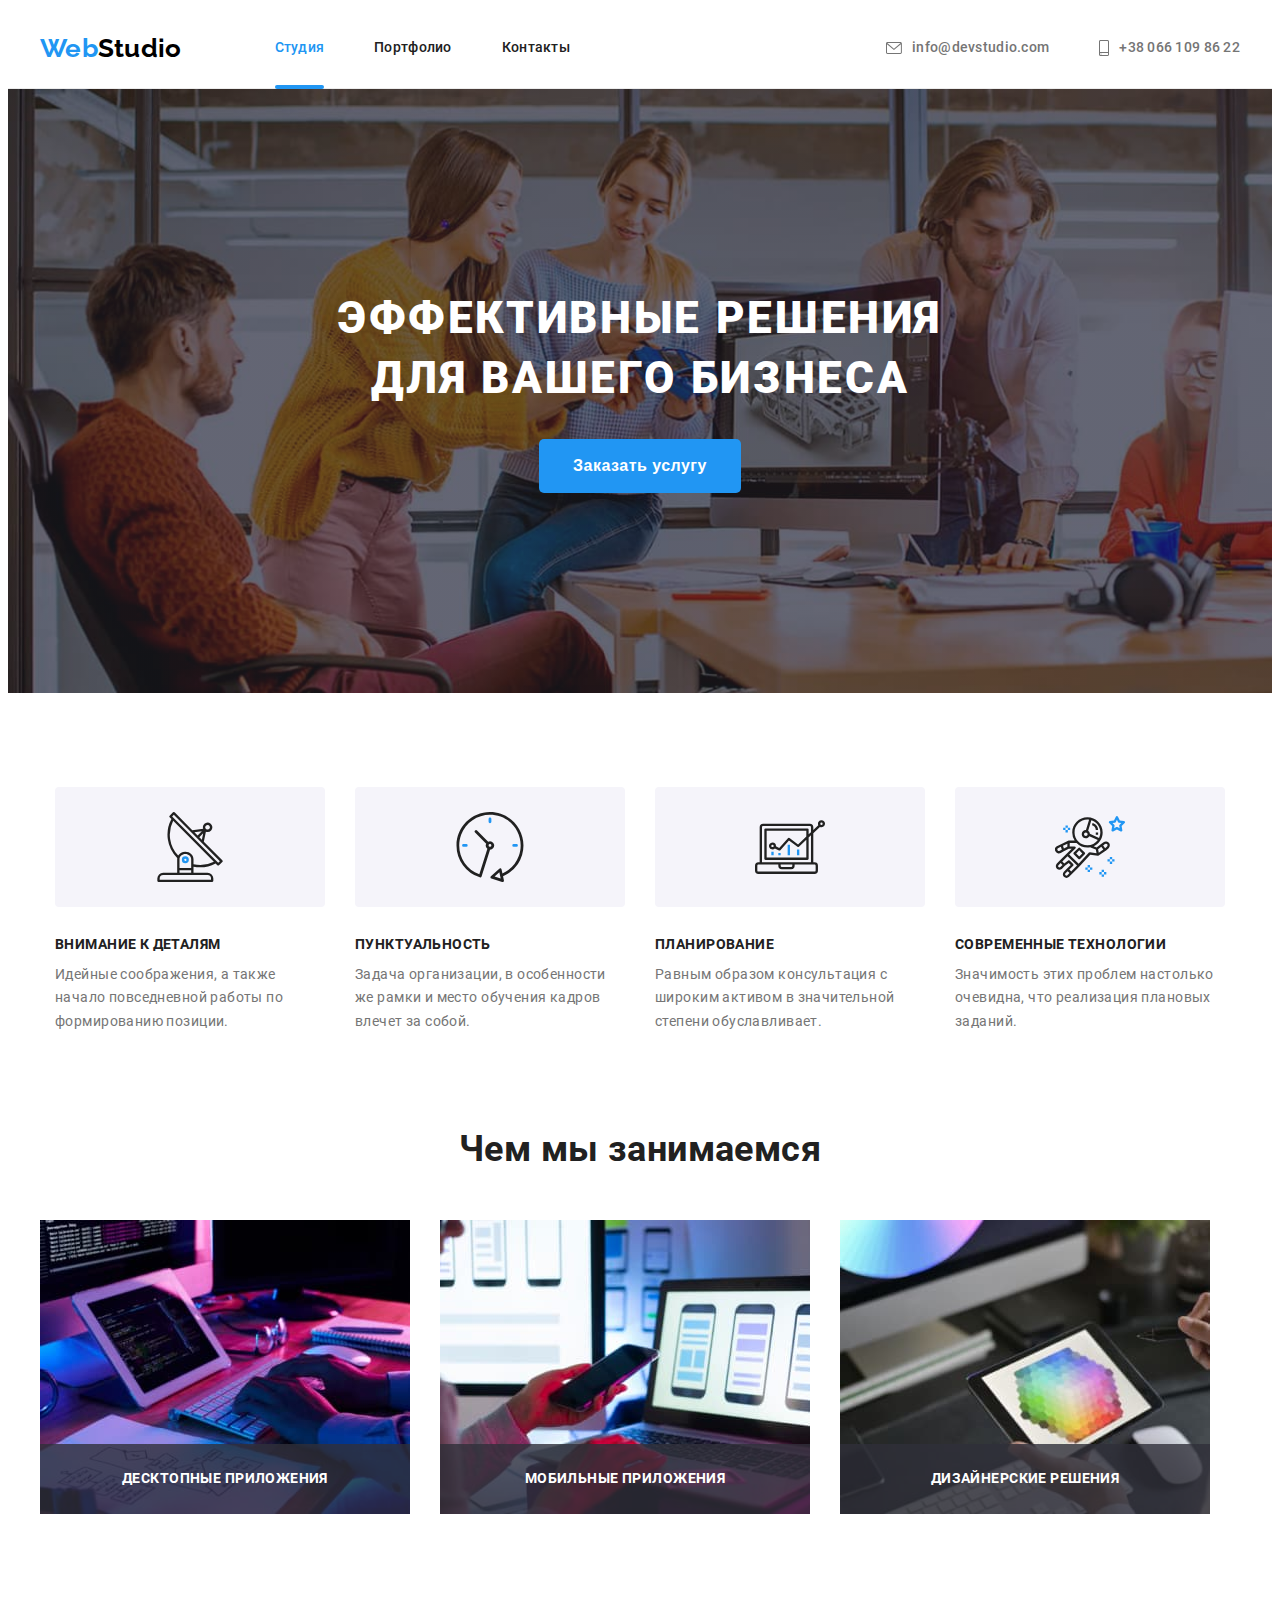
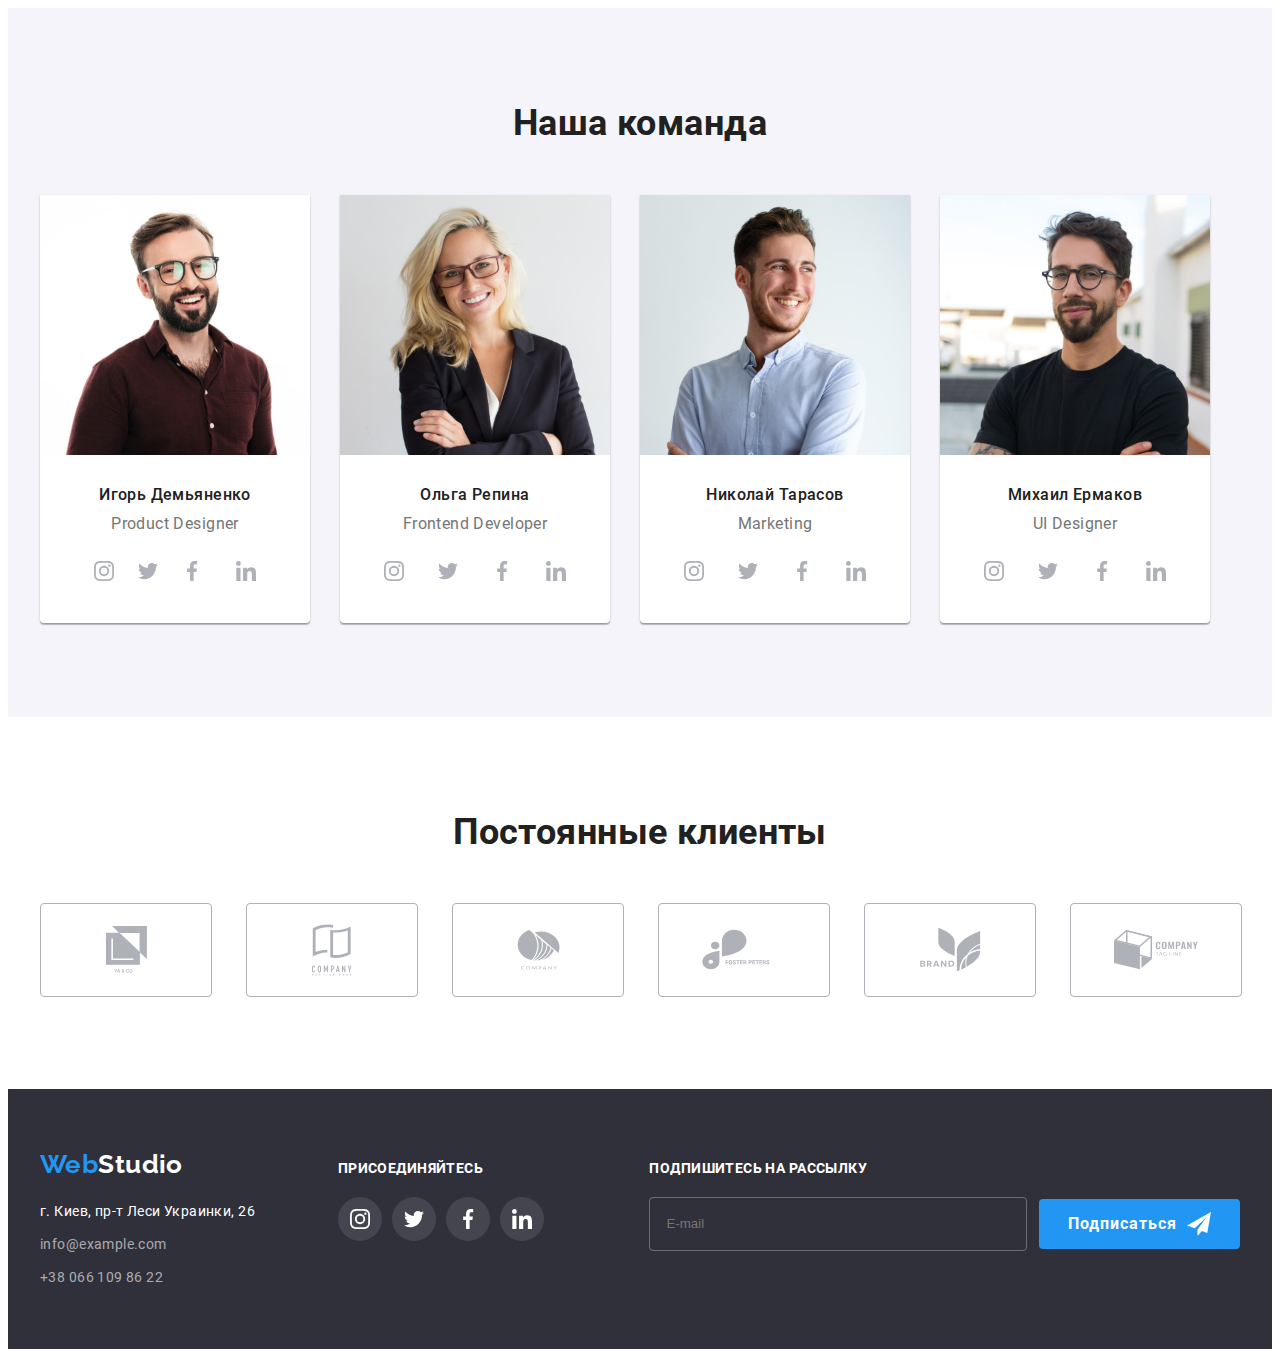
<file: index.html>
<!DOCTYPE html>
<html lang="ru">
  <head>
    <meta charset="UTF-8" />
    <meta http-equiv="X-UA-Compatible" content="IE=edge" />
    <meta name="viewport" content="width=device-width, initial-scale=1.0" />
    <title>Студия</title>

    <link rel="preconnect" href="https://fonts.googleapis.com" />
    <link rel="preconnect" href="https://fonts.gstatic.com" crossorigin />
    <link
      href="https://fonts.googleapis.com/css2?family=Raleway:wght@700&family=Roboto:wght@400;500;700;900&display=swap"
      rel="stylesheet"
    />
    <link
      rel="stylesheet"
      href="https://cdnjs.cloudflare.com/ajax/libs/modern-normalize/1.1.0/modern-normalize.min.css"
      integrity="sha512-wpPYUAdjBVSE4KJnH1VR1HeZfpl1ub8YT/NKx4PuQ5NmX2tKuGu6U/JRp5y+Y8XG2tV+wKQpNHVUX03MfMFn9Q=="
      crossorigin="anonymous"
      referrerpolicy="no-referrer"
    />
    <link rel="stylesheet" href="./css/main.min.css" />
  </head>
  <body>
    <!-- Шапка сайта -->
    <header class="page-header">
      <div class="nav-menu container">
        <nav class="nav-menu__main-menu">
          <a href="./index.html" class="logo"> <span class="logo--title">Web</span>Studio</a>
          <ul class="site-nav">
            <li class="site-nav__item">
              <a href="./index.html" class="site-nav__link site-nav__link--current">Студия</a>
            </li>
            <li class="site-nav__item">
              <a href="./portfolio.html" class="site-nav__link">Портфолио</a>
            </li>
            <li class="site-nav__item"><a href="" class="site-nav__link">Контакты</a></li>
          </ul>
        </nav>
        <div class="nav-menu__contact-menu">
          <ul class="contacts">
            <li class="contacts__item">
              <a href="mailto:info@devstudio.com" class="contacts__link">
                <svg class="contacts__icon" height="12" width="16">
                  <use href="./images/icons.svg#icon-envelope"></use>
                </svg>
                info@devstudio.com
              </a>
            </li>
            <li class="contacts__item">
              <a href="tel:+380661098622" class="contacts__link">
                <svg class="contacts__icon" height="16" width="10">
                  <use href="./images/icons.svg#icon-smartphone"></use>
                </svg>
                +38 066 109 86 22
              </a>
            </li>
          </ul>
        </div>
      </div>
    </header>
    <main>
      <!-- Герой -->
      <section class="hero">
        <div class="container">
          <h1 class="hero__title">Эффективные решения для вашего бизнеса</h1>
          <button type="button" class="button hero__button-order" data-modal-open>
            Заказать услугу
          </button>
        </div>
      </section>
      <!-- Особености -->
      <section class="section">
        <div class="container">
          <h2 class="headline visually-hidden">Особености</h2>
          <ul class="list features">
            <li class="features__element">
              <div class="features__icon">
                <svg height="70" width="70">
                  <use href="./images/icons.svg#icon-antenna"></use>
                </svg>
              </div>
              <h3 class="features__title">Внимание к деталям</h3>
              <p class="features__text">
                Идейные соображения, а также начало повседневной работы по формированию позиции.
              </p>
            </li>
            <li class="features__element">
              <div class="features__icon">
                <svg height="70" width="70">
                  <use href="./images/icons.svg#icon-clock"></use>
                </svg>
              </div>
              <h3 class="features__title">Пунктуальность</h3>
              <p class="features__text">
                Задача организации, в особенности же рамки и место обучения кадров влечет за собой.
              </p>
            </li>
            <li class="features__element">
              <div class="features__icon">
                <svg height="70" width="70">
                  <use href="./images/icons.svg#icon-diagram"></use>
                </svg>
              </div>
              <h3 class="features__title">Планирование</h3>
              <p class="features__text">
                Равным образом консультация с широким активом в значительной степени обуславливает.
              </p>
            </li>
            <li class="features__element">
              <div class="features__icon">
                <svg height="70" width="70">
                  <use href="./images/icons.svg#icon-astronaut"></use>
                </svg>
              </div>
              <h3 class="features__title">Современные технологии</h3>
              <p class="features__text">
                Значимость этих проблем настолько очевидна, что реализация плановых заданий.
              </p>
            </li>
          </ul>
        </div>
      </section>

      <section class="jobs-section">
        <div class="container">
          <h2 class="headline">Чем мы занимаемся</h2>
          <ul class="list jobs">
            <li class="jobs__example">
              <div class="jobs__item">
                <img src="./images/box1.jpg" alt="планшет и клавиатура" />
                <div class="jobs__action">
                  <p class="jobs__text">Десктопные приложения</p>
                </div>
              </div>
            </li>
            <li class="jobs__example">
              <div class="jobs__item">
                <img src="./images/box2.jpg" alt="мобильный телефон" />
                <div class="jobs__action">
                  <p class="jobs__text">Мобильные приложения</p>
                </div>
              </div>
            </li>
            <li class="jobs__example">
              <div class="jobs__item">
                <img src="./images/box3.jpg" alt="графический планшет" />
                <div class="jobs__action">
                  <p class="jobs__text">Дизайнерские решения</p>
                </div>
              </div>
            </li>
          </ul>
        </div>
      </section>

      <section class="team section">
        <div class="container">
          <h2 class="team__headline">Наша команда</h2>
          <ul class="list team__teammates">
            <li class="team__cards">
              <img
                src="./images/person1.jpg"
                alt="фото Игоря Демьяненок"
                width="270"
                height="260"
              />
              <div class="team__info">
                <h3 class="team__name">Игорь Демьяненко</h3>
                <p lang="en" class="team__position">Product Designer</p>
                <ul class="list social-bar">
                  <li class="social-bar">
                    <a class="social-bar__item" href="#"
                      ><svg height="20" width="20">
                        <use href="./images/icons.svg#icon-instagram"></use>
                      </svg>
                    </a>
                  </li>
                  <li class="social-bar">
                    <a class="social-bar__item" href="#"
                      ><svg height="20" width="20">
                        <use href="./images/icons.svg#icon-twitter"></use>
                      </svg>
                    </a>
                  </li>
                  <li class="social-bar__link">
                    <a class="social-bar__item" href="#"
                      ><svg height="20" width="20">
                        <use href="./images/icons.svg#icon-facebook"></use>
                      </svg>
                    </a>
                  </li>
                  <li class="social-bar__link">
                    <a class="social-bar__item" href="#"
                      ><svg height="20" width="20">
                        <use href="./images/icons.svg#icon-linkedin"></use>
                      </svg>
                    </a>
                  </li>
                </ul>
              </div>
            </li>
            <li class="team__cards">
              <img src="./images/person2.jpg" alt="фото Ольги Репиной" width="270" height="260" />
              <div class="team__info">
                <h3 class="team__name">Ольга Репина</h3>
                <p lang="en" class="team__position">Frontend Developer</p>
                <ul class="list social-bar">
                  <li class="social-bar__link">
                    <a class="social-bar__item" href="#"
                      ><svg height="20" width="20">
                        <use href="./images/icons.svg#icon-instagram"></use>
                      </svg>
                    </a>
                  </li>
                  <li class="social-bar__link">
                    <a class="social-bar__item" href="#"
                      ><svg height="20" width="20">
                        <use href="./images/icons.svg#icon-twitter"></use>
                      </svg>
                    </a>
                  </li>
                  <li class="social-bar__link">
                    <a class="social-bar__item" href="#"
                      ><svg height="20" width="20">
                        <use href="./images/icons.svg#icon-facebook"></use>
                      </svg>
                    </a>
                  </li>
                  <li class="social-bar__link">
                    <a class="social-bar__item" href="#"
                      ><svg height="20" width="20">
                        <use href="./images/icons.svg#icon-linkedin"></use>
                      </svg>
                    </a>
                  </li>
                </ul>
              </div>
            </li>
            <li class="team__cards">
              <img
                src="./images/person3.jpg"
                alt="фото Николая Тарасова"
                width="270"
                height="260"
              />
              <div class="team__info">
                <h3 class="team__name">Николай Тарасов</h3>
                <p lang="en" class="team__position">Marketing</p>
                <ul class="list social-bar">
                  <li class="social-bar__link">
                    <a class="social-bar__item" href="#"
                      ><svg height="20" width="20">
                        <use href="./images/icons.svg#icon-instagram"></use>
                      </svg>
                    </a>
                  </li>
                  <li class="social-bar__link">
                    <a class="social-bar__item" href="#"
                      ><svg height="20" width="20">
                        <use href="./images/icons.svg#icon-twitter"></use>
                      </svg>
                    </a>
                  </li>
                  <li class="social-bar__link">
                    <a class="social-bar__item" href="#"
                      ><svg height="20" width="20">
                        <use href="./images/icons.svg#icon-facebook"></use>
                      </svg>
                    </a>
                  </li>
                  <li class="social-bar__link">
                    <a class="social-bar__item" href="#"
                      ><svg height="20" width="20">
                        <use href="./images/icons.svg#icon-linkedin"></use>
                      </svg>
                    </a>
                  </li>
                </ul>
              </div>
            </li>
            <li class="team__cards">
              <img
                src="./images/person4.jpg"
                alt="фото Михаила Ермакова"
                width="270"
                height="260"
              />
              <div class="team__info">
                <h3 class="team__name">Михаил Ермаков</h3>
                <p lang="en" class="team__position">UI Designer</p>
                <ul class="list social-bar">
                  <li class="social-bar__link">
                    <a class="social-bar__item" href="#"
                      ><svg height="20" width="20">
                        <use href="./images/icons.svg#icon-instagram"></use>
                      </svg>
                    </a>
                  </li>
                  <li class="social-bar__link">
                    <a class="social-bar__item" href="#"
                      ><svg height="20" width="20">
                        <use href="./images/icons.svg#icon-twitter"></use>
                      </svg>
                    </a>
                  </li>
                  <li class="social-bar__link">
                    <a class="social-bar__item" href="#"
                      ><svg height="20" width="20">
                        <use href="./images/icons.svg#icon-facebook"></use>
                      </svg>
                    </a>
                  </li>
                  <li class="social-bar__link">
                    <a class="social-bar__item" href="#"
                      ><svg height="20" width="20">
                        <use href="./images/icons.svg#icon-linkedin"></use>
                      </svg>
                    </a>
                  </li>
                </ul>
              </div>
            </li>
          </ul>
        </div>
      </section>
      <section class="section">
        <div class="container">
          <h2 class="headline">Постоянные клиенты</h2>
          <ul class="list clients">
            <li class="clients__partners">
              <a class="clients__company-logo" href="#"
                ><svg width="41" height="47">
                  <use href="./images/icons.svg#icon-logo-yaco"></use>
                </svg>
              </a>
            </li>
            <li class="clients__partners">
              <a class="clients__company-logo" href="#"
                ><svg width="40" height="52">
                  <use href="./images/icons.svg#icon-logo-tagline"></use>
                </svg>
              </a>
            </li>
            <li class="clients__partners">
              <a class="clients__company-logo" href="#"
                ><svg width="43" height="41">
                  <use href="./images/icons.svg#icon-logo-company"></use>
                </svg>
              </a>
            </li>
            <li class="clients__partners">
              <a class="clients__company-logo" href="#"
                ><svg width="84" height="41">
                  <use href="./images/icons.svg#icon-logo-foster"></use>
                </svg>
              </a>
            </li>
            <li class="clients__partners">
              <a class="clients__company-logo" href="#"
                ><svg width="63" height="45">
                  <use href="./images/icons.svg#icon-logo-brand"></use>
                </svg>
              </a>
            </li>
            <li class="clients__partners">
              <a class="clients__company-logo" href="#"
                ><svg width="84" height="41">
                  <use href="./images/icons.svg#icon-logo-comtag"></use>
                </svg>
              </a>
            </li>
          </ul>
        </div>
      </section>
    </main>

    <footer class="page-footer">
      <div class="container page-footer__container">
        <div>
          <a href="./index.html" class="page-footer__logo-title">
            <span class="page-footer__logo bottom">Web</span>Studio</a
          >
          <address>
            <ul class="list page-footer__contact">
              <li class="page-footer__address">
                <a
                  href="https://goo.gl/maps/bymyzsBZVKp1gUPQ6"
                  target="_blank"
                  rel="noopener noreferrer"
                  class="page-footer__location"
                  >г. Киев, пр-т Леси Украинки, 26</a
                >
              </li>
              <li class="page-footer__address">
                <a href="mailto:info@example.com" class="page-footer__link">info@example.com</a>
              </li>
              <li class="page-footer__address">
                <a href="tel:+380661098622" class="page-footer__link">+38 066 109 86 22</a>
              </li>
            </ul>
          </address>
        </div>
        <div class="join-us-section">
          <p class="join-us-section__text">присоединяйтесь</p>
          <ul class="list join-us-list">
            <li class="join-us-list__link">
              <a class="join-us-list__item" href="#"
                ><svg height="20" width="20">
                  <use href="./images/icons.svg#icon-instagram"></use>
                </svg>
              </a>
            </li>
            <li class="join-us-list__link">
              <a class="join-us-list__item" href="#"
                ><svg height="20" width="20">
                  <use href="./images/icons.svg#icon-twitter"></use>
                </svg>
              </a>
            </li>
            <li class="join-us-list__link">
              <a class="join-us-list__item" href="#"
                ><svg height="20" width="20">
                  <use href="./images/icons.svg#icon-facebook"></use>
                </svg>
              </a>
            </li>
            <li class="join-us-list__link">
              <a class="join-us-list__item" href="#"
                ><svg height="20" width="20">
                  <use href="./images/icons.svg#icon-linkedin"></use>
                </svg>
              </a>
            </li>
          </ul>
        </div>
        <div class="subscribe-section">
          <p class="subscribe-section__text">Подпишитесь на рассылку</p>

          <form class="subscribe-form">
            <label>
              <input type="email" class="subscribe-form__input" name="email" placeholder="E-mail" />
            </label>
            <button type="submit" class="subscribe-form__button">
              Подписаться
              <svg height="24" width="24" class="subscribe-form__send-icon">
                <use href="./images/icons.svg#icon-send"></use>
              </svg>
            </button>
          </form>
        </div>
      </div>
    </footer>
    <div class="backdrop is-hidden" data-modal>
      <div class="modal">
        <div class="modal__close-btn">
          <button class="modal__item" data-modal-close>
            <svg height="20" width="20">
              <use href="./images/icons.svg#icon-close-black"></use>
            </svg>
          </button>
        </div>
        <div class="modal__container">
          <h2 class="modal__headline">Оставьте свои данные, мы вам перезвоним</h2>
          <form class="modal-form">
            <label class="modal-form__label"
              >Имя
              <input type="text" class="modal-form__input" name="name" />
              <span class="modal-form__icon">
                <svg height="18" width="18">
                  <use href="./images/icons.svg#icon-person-black"></use>
                </svg>
              </span>
            </label>
            <label class="modal-form__label">
              Телефон
              <input type="tel" class="modal-form__input" name="phone_number" />
              <span class="modal-form__icon">
                <svg height="18" width="18">
                  <use href="./images/icons.svg#icon-phone-black"></use>
                </svg>
              </span>
            </label>
            <label class="modal-form__label">
              Почта
              <input type="email" class="modal-form__input" name="email" />
              <span class="modal-form__icon">
                <svg height="18" width="18">
                  <use href="./images/icons.svg#icon-email-black"></use>
                </svg>
              </span>
            </label>
            <label class="modal-form__label">
              Комментарий
              <textarea
                class="modal-form__comment"
                name="comment"
                placeholder="Введите текст"
              ></textarea>
            </label>
            <label class="modal-form__group-policy">
              <input class="modal-form__checkbox" type="checkbox" name="policy" />
              <span class="modal-form__checked-icon">
                <!-- <svg height="12" width="12">
                  <use href="./images/icons.svg#icon-check"></use>
                </svg> -->
              </span>
              Соглашаюсь с рассылкой и принимаю
              <a class="modal-form__contract-link" href=""> Условия договора</a>
            </label>
            <button type="submit" class="modal-form__aplly-button">Отправить</button>
          </form>
        </div>
      </div>
    </div>
    <script src="./js/modal.js"></script>
  </body>
</html>
</file>
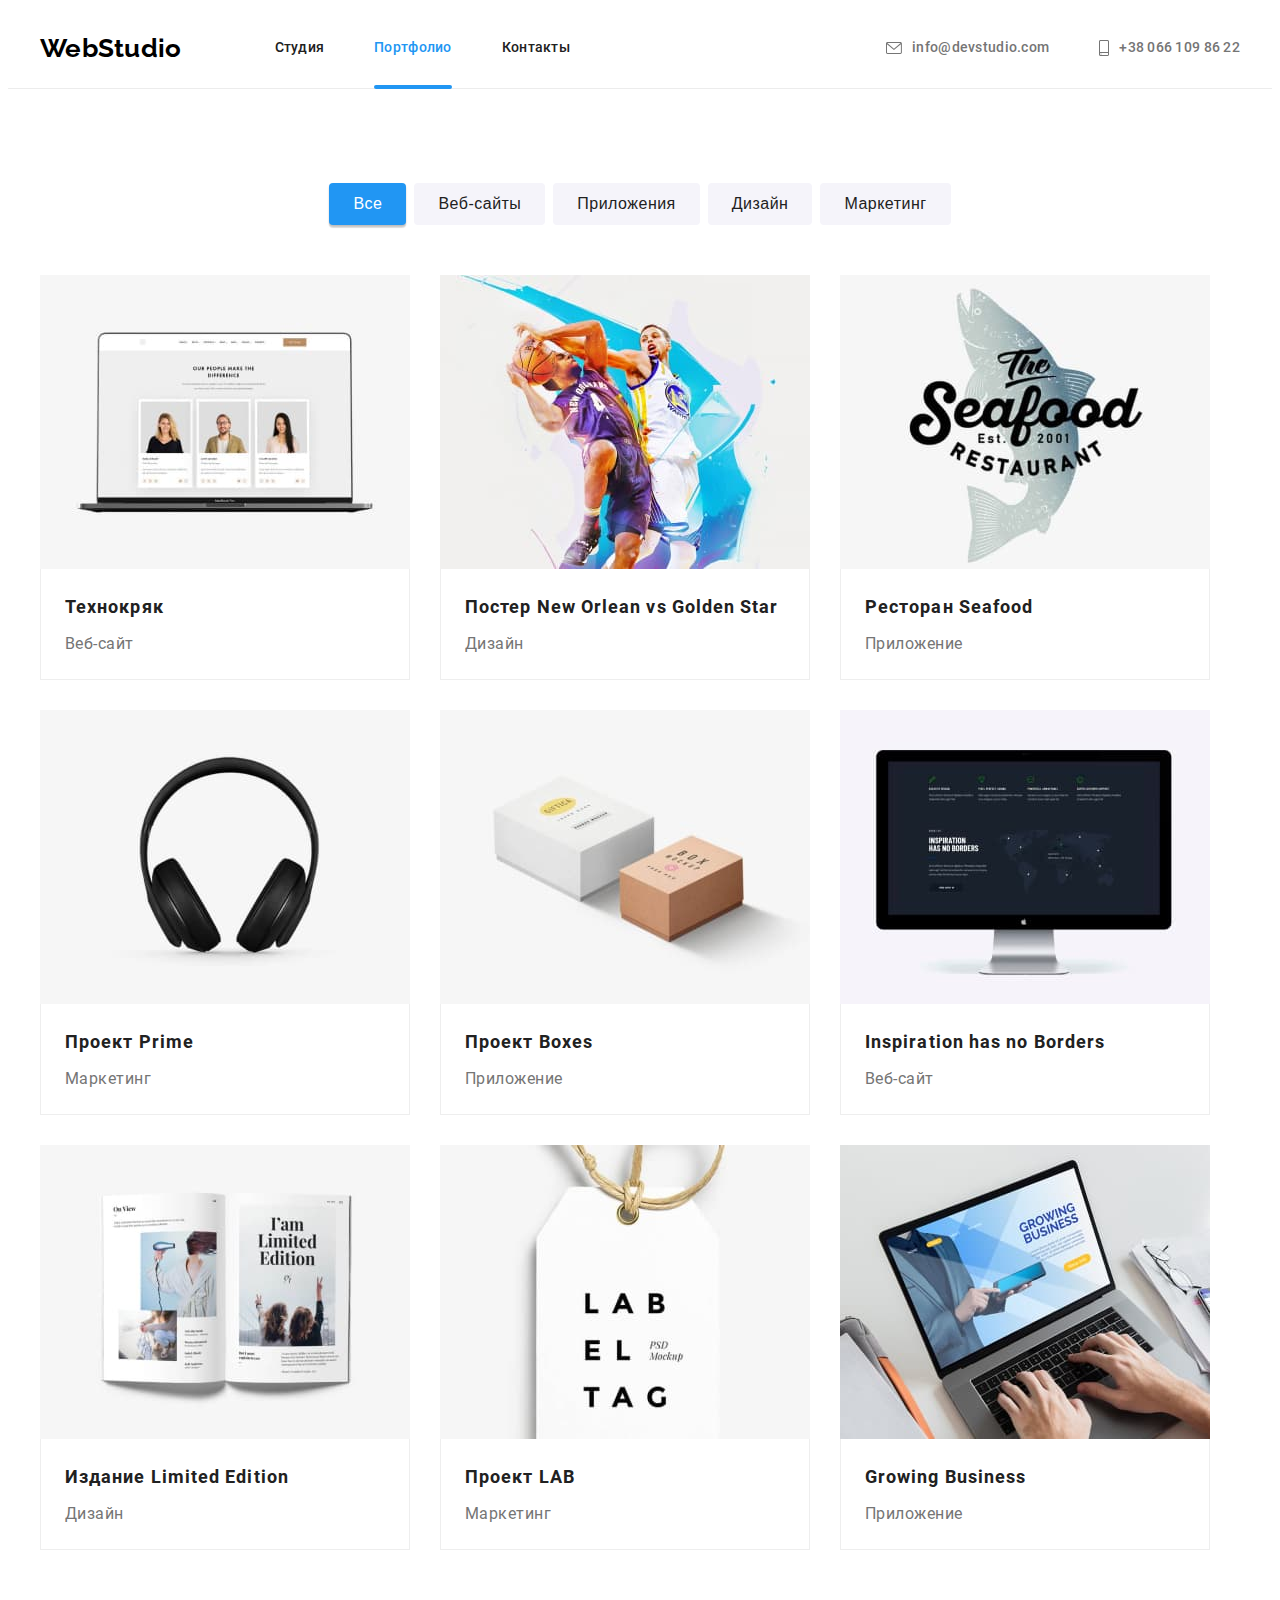
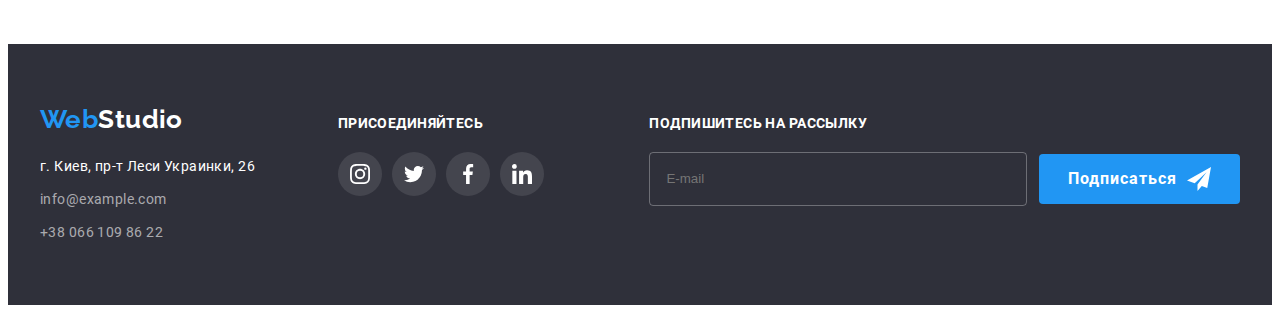
<file: portfolio.html>
<!DOCTYPE html>
<html lang="ru">
  <head>
    <meta charset="UTF-8" />
    <meta http-equiv="X-UA-Compatible" content="IE=edge" />
    <meta name="viewport" content="width=device-width, initial-scale=1.0" />
    <title>Портфолио</title>

    <link rel="preconnect" href="https://fonts.googleapis.com" />
    <link rel="preconnect" href="https://fonts.gstatic.com" crossorigin />
    <link
      href="https://fonts.googleapis.com/css2?family=Raleway:wght@700&family=Roboto:wght@400;500;700;900&display=swap"
      rel="stylesheet"
    />
    <link
      rel="stylesheet"
      href="https://cdnjs.cloudflare.com/ajax/libs/modern-normalize/1.1.0/modern-normalize.min.css"
      integrity="sha512-wpPYUAdjBVSE4KJnH1VR1HeZfpl1ub8YT/NKx4PuQ5NmX2tKuGu6U/JRp5y+Y8XG2tV+wKQpNHVUX03MfMFn9Q=="
      crossorigin="anonymous"
      referrerpolicy="no-referrer"
    />
    <link rel="stylesheet" href="./css/main.min.css" />
  </head>
  <body>
    <!-- Шапка сайта -->
    <header class="page-header">
      <div class="nav-menu container">
        <nav class="nav-menu__main-menu">
          <a href="./index.html" class="logo"> <span>Web</span>Studio</a>
          <ul class="site-nav">
            <li class="site-nav__item">
              <a href="./index.html" class="site-nav__link">Студия</a>
            </li>
            <li class="site-nav__item">
              <a href="./portfolio.html" class="site-nav__link site-nav__link--current"
                >Портфолио</a
              >
            </li>
            <li class="site-nav__item"><a href="" class="site-nav__link">Контакты</a></li>
          </ul>
        </nav>
        <div class="nav-menu__contact-menu">
          <ul class="contacts">
            <li class="contacts__item">
              <a href="mailto:info@devstudio.com" class="contacts__link">
                <svg class="contacts__icon" height="12" width="16">
                  <use href="./images/icons.svg#icon-envelope"></use>
                </svg>
                info@devstudio.com
              </a>
            </li>
            <li class="contacts__item">
              <a href="tel:+380661098622" class="contacts__link">
                <svg class="contacts__icon" height="16" width="10">
                  <use href="./images/icons.svg#icon-smartphone"></use>
                </svg>
                +38 066 109 86 22
              </a>
            </li>
          </ul>
        </div>
      </div>
    </header>
    <main>
      <!--main-->
      <!--button section-->
      <!-- <section>
        
      </section> -->
      <!-- Our projects -->
      <section class="section">
        <div class="container">
          <ul class="list filtres">
            <li class="filtres__type">
              <button type="button" class="button select" data-filt-open>Все</button>
            </li>
            <li class="filtres__type">
              <button type="button" class="button" data-filt-open>Веб-сайты</button>
            </li>
            <li class="filtres__type">
              <button type="button" class="button" data-filt-open>Приложения</button>
            </li>
            <li class="filtres__type">
              <button type="button" class="button" data-filt-open>Дизайн</button>
            </li>
            <li class="filtres__type">
              <button type="button" class="button" data-filt-open>Маркетинг</button>
            </li>
          </ul>
          <h1 class="headline visually-hidden">Наши проекты</h1>
          <ul class="list portfolio">
            <li class="portfolio__item">
              <a href="" class="portfolio__link">
                <div class="portfolio__thumb">
                  <img
                    src="./images/technokrak-website.jpg"
                    alt="Открытая страница сайта на ноутбуке"
                    class="portfolio__project-img"
                    height="294"
                    width="370"
                  />

                  <p class="portfolio__actions">
                    Ресурс предлагает комплексные предложения с разным уровнем функционала и
                    сервисов. Все это позволит посетителю получить исчерпывающие сведения о компании
                    или частном лице.
                  </p>
                </div>
                <div class="portfolio__card">
                  <h2 class="portfolio__projects">Технокряк</h2>
                  <p class="portfolio__description">Веб-сайт</p>
                </div>
              </a>
            </li>
            <li class="portfolio__item">
              <a href="" class="portfolio__link">
                <div class="portfolio__thumb">
                  <img
                    src="./images/basketball-poster.jpg"
                    alt="Постер с изображением 2х баскетболистов"
                    height="294"
                    width="370"
                    class="portfolio__project-img"
                  />
                  <p class="portfolio__actions">
                    Ресурс предлагает комплексные предложения с разным уровнем функционала и
                    сервисов. Все это позволит посетителю получить исчерпывающие сведения о компании
                    или частном лице.
                  </p>
                </div>
                <div class="portfolio__card">
                  <h2 class="portfolio__projects">Постер New Orlean vs Golden Star</h2>
                  <p class="portfolio__description">Дизайн</p>
                </div>
              </a>
            </li>
            <li class="portfolio__item">
              <a href="" class="portfolio__link">
                <div class="portfolio__thumb">
                  <img
                    src="./images/seafood-restaurant.jpg"
                    alt="Логотип приложения ресторана"
                    height="294"
                    width="370"
                    class="portfolio__project-img"
                  />
                  <p class="portfolio__actions">
                    Ресурс предлагает комплексные предложения с разным уровнем функционала и
                    сервисов. Все это позволит посетителю получить исчерпывающие сведения о компании
                    или частном лице.
                  </p>
                </div>
                <div class="portfolio__card">
                  <h2 class="portfolio__projects">Ресторан Seafood</h2>
                  <p class="portfolio__description">Приложение</p>
                </div>
              </a>
            </li>
            <li class="portfolio__item">
              <a href="" class="portfolio__link">
                <div class="portfolio__thumb">
                  <img
                    src="./images/headset.jpg"
                    alt="Наушники"
                    height="294"
                    width="370"
                    class="portfolio__project-img"
                  />
                  <p class="portfolio__actions">
                    Ресурс предлагает комплексные предложения с разным уровнем функционала и
                    сервисов. Все это позволит посетителю получить исчерпывающие сведения о компании
                    или частном лице.
                  </p>
                </div>
                <div class="portfolio__card">
                  <h2 class="portfolio__projects">Проект Prime</h2>
                  <p class="portfolio__description">Маркетинг</p>
                </div>
              </a>
            </li>
            <li class="portfolio__item">
              <a href="" class="portfolio__link">
                <div class="portfolio__thumb">
                  <img
                    src="./images/boxes.jpg"
                    alt="Две коробки"
                    height="294"
                    width="370"
                    class="portfolio__project-img"
                  />
                  <p class="portfolio__actions">
                    Ресурс предлагает комплексные предложения с разным уровнем функционала и
                    сервисов. Все это позволит посетителю получить исчерпывающие сведения о компании
                    или частном лице.
                  </p>
                </div>
                <div class="portfolio__card">
                  <h2 class="portfolio__projects">Проект Boxes</h2>
                  <p class="portfolio__description">Приложение</p>
                </div>
              </a>
            </li>
            <li class="portfolio__item">
              <a href="" class="portfolio__link">
                <div class="portfolio__thumb">
                  <img
                    src="./images/website-onimac.jpg"
                    alt="Содержимое веб страницы на iMac"
                    height="294"
                    width="370"
                    class="portfolio__project-img"
                  />
                  <p class="portfolio__actions">
                    Ресурс предлагает комплексные предложения с разным уровнем функционала и
                    сервисов. Все это позволит посетителю получить исчерпывающие сведения о компании
                    или частном лице.
                  </p>
                </div>
                <div class="portfolio__card">
                  <h2 class="portfolio__projects">Inspiration has no Borders</h2>
                  <p class="portfolio__description">Веб-сайт</p>
                </div>
              </a>
            </li>
            <li class="portfolio__item">
              <a href="" class="portfolio__link">
                <div class="portfolio__thumb">
                  <img
                    src="./images/limited-book.jpg"
                    alt="Открытая книга"
                    height="294"
                    width="370"
                    class="portfolio__project-img"
                  />
                  <p class="portfolio__actions">
                    Ресурс предлагает комплексные предложения с разным уровнем функционала и
                    сервисов. Все это позволит посетителю получить исчерпывающие сведения о компании
                    или частном лице.
                  </p>
                </div>
                <div class="portfolio__card">
                  <h2 class="portfolio__projects">Издание Limited Edition</h2>
                  <p class="portfolio__description">Дизайн</p>
                </div>
              </a>
            </li>
            <li class="portfolio__item">
              <a href="" class="portfolio__link">
                <div class="portfolio__thumb">
                  <img
                    src="./images/tag.jpg"
                    alt="Бирка"
                    height="294"
                    width="370"
                    class="portfolio__project-img"
                  />
                  <p class="portfolio__actions">
                    Ресурс предлагает комплексные предложения с разным уровнем функционала и
                    сервисов. Все это позволит посетителю получить исчерпывающие сведения о компании
                    или частном лице.
                  </p>
                </div>
                <div class="portfolio__card">
                  <h2 class="portfolio__projects">Проект LAB</h2>
                  <p class="portfolio__description">Маркетинг</p>
                </div>
              </a>
            </li>
            <li class="portfolio__item">
              <a href="" class="portfolio__link">
                <div class="portfolio__thumb">
                  <img
                    src="./images/app-onnotebook.jpg"
                    alt="Ноутбук с приложением Growing Business"
                    height="294"
                    width="370"
                    class="portfolio__project-img"
                  />
                  <p class="portfolio__actions">
                    Ресурс предлагает комплексные предложения с разным уровнем функционала и
                    сервисов. Все это позволит посетителю получить исчерпывающие сведения о компании
                    или частном лице.
                  </p>
                </div>
                <div class="portfolio__card">
                  <h2 class="portfolio__projects">Growing Business</h2>
                  <p class="portfolio__description">Приложение</p>
                </div>
              </a>
            </li>
          </ul>
        </div>
      </section>
    </main>

    <footer class="page-footer">
      <div class="container page-footer__container">
        <div>
          <a href="./index.html" class="page-footer__logo-title">
            <span class="page-footer__logo bottom">Web</span>Studio</a
          >
          <address>
            <ul class="list page-footer__contact">
              <li class="page-footer__address">
                <a
                  href="https://goo.gl/maps/bymyzsBZVKp1gUPQ6"
                  target="_blank"
                  rel="noopener noreferrer"
                  class="page-footer__location"
                  >г. Киев, пр-т Леси Украинки, 26</a
                >
              </li>
              <li class="page-footer__address">
                <a href="mailto:info@example.com" class="page-footer__link">info@example.com</a>
              </li>
              <li class="page-footer__address">
                <a href="tel:+380661098622" class="page-footer__link">+38 066 109 86 22</a>
              </li>
            </ul>
          </address>
        </div>
        <div class="join-us-section">
          <p class="join-us-section__text">присоединяйтесь</p>
          <ul class="list join-us-list">
            <li class="join-us-list__link">
              <a class="join-us-list__item" href="#"
                ><svg height="20" width="20">
                  <use href="./images/icons.svg#icon-instagram"></use>
                </svg>
              </a>
            </li>
            <li class="join-us-list__link">
              <a class="join-us-list__item" href="#"
                ><svg height="20" width="20">
                  <use href="./images/icons.svg#icon-twitter"></use>
                </svg>
              </a>
            </li>
            <li class="join-us-list__link">
              <a class="join-us-list__item" href="#"
                ><svg height="20" width="20">
                  <use href="./images/icons.svg#icon-facebook"></use>
                </svg>
              </a>
            </li>
            <li class="join-us-list__link">
              <a class="join-us-list__item" href="#"
                ><svg height="20" width="20">
                  <use href="./images/icons.svg#icon-linkedin"></use>
                </svg>
              </a>
            </li>
          </ul>
        </div>
        <div class="subscribe-section">
          <p class="subscribe-section__text">Подпишитесь на рассылку</p>

          <form class="subscribe-form">
            <label>
              <input type="email" class="subscribe-form__input" name="email" placeholder="E-mail" />
            </label>
            <button type="submit" class="subscribe-form__button">
              Подписаться
              <svg height="24" width="24" class="subscribe-form__send-icon">
                <use href="./images/icons.svg#icon-send"></use>
              </svg>
            </button>
          </form>
        </div>
      </div>
    </footer>
  </body>
</html>
</file>
<file: css/main.min.css>
@font-face{font-family:'Raleway';font-style:normal;font-weight:700;font-display:auto;src:url(../../fonts/raleway-cyrillic-700.woff2) format("woff2");unicode-range:U+0301, U+0400-045F, U+0490-0491, U+04B0-04B1, U+2116}@font-face{font-family:'Raleway';font-style:normal;font-weight:700;font-display:auto;src:url(../../fonts/raleway-latin-700.woff2) format("woff2");unicode-range:U+0000-00FF, U+0131, U+0152-0153, U+02BB-02BC, U+02C6, U+02DA, U+02DC, U+2000-206F, U+2074, U+20AC, U+2122, U+2191, U+2193, U+2212, U+2215, U+FEFF, U+FFFD}@font-face{font-family:'Roboto';font-style:normal;font-weight:400;font-display:auto;src:url(../../fonts/roboto-cyrillic-400.woff2) format("woff2");unicode-range:U+0301, U+0400-045F, U+0490-0491, U+04B0-04B1, U+2116}@font-face{font-family:'Roboto';font-style:normal;font-weight:400;font-display:auto;src:url(../../fonts/roboto-latin-400.woff2) format("woff2");unicode-range:U+0000-00FF, U+0131, U+0152-0153, U+02BB-02BC, U+02C6, U+02DA, U+02DC, U+2000-206F, U+2074, U+20AC, U+2122, U+2191, U+2193, U+2212, U+2215, U+FEFF, U+FFFD}@font-face{font-family:'Roboto';font-style:normal;font-weight:500;font-display:auto;src:url(../../fonts/roboto-cyrillic-500.woff2) format("woff2");unicode-range:U+0301, U+0400-045F, U+0490-0491, U+04B0-04B1, U+2116}@font-face{font-family:'Roboto';font-style:normal;font-weight:500;font-display:auto;src:url(../../fonts/roboto-latin-500.woff2) format("woff2");unicode-range:U+0000-00FF, U+0131, U+0152-0153, U+02BB-02BC, U+02C6, U+02DA, U+02DC, U+2000-206F, U+2074, U+20AC, U+2122, U+2191, U+2193, U+2212, U+2215, U+FEFF, U+FFFD}@font-face{font-family:'Roboto';font-style:normal;font-weight:700;font-display:auto;src:url(../../fonts/roboto-cyrillic-700.woff2) format("woff2");unicode-range:U+0301, U+0400-045F, U+0490-0491, U+04B0-04B1, U+2116}@font-face{font-family:'Roboto';font-style:normal;font-weight:700;font-display:auto;src:url(../../fonts/roboto-latin-700.woff2) format("woff2");unicode-range:U+0000-00FF, U+0131, U+0152-0153, U+02BB-02BC, U+02C6, U+02DA, U+02DC, U+2000-206F, U+2074, U+20AC, U+2122, U+2191, U+2193, U+2212, U+2215, U+FEFF, U+FFFD}@font-face{font-family:'Roboto';font-style:normal;font-weight:900;font-display:auto;src:url(../../fonts/roboto-cyrillic-900.woff2) format("woff2");unicode-range:U+0301, U+0400-045F, U+0490-0491, U+04B0-04B1, U+2116}@font-face{font-family:'Roboto';font-style:normal;font-weight:900;font-display:auto;src:url(../../fonts/roboto-latin-900.woff2) format("woff2");unicode-range:U+0000-00FF, U+0131, U+0152-0153, U+02BB-02BC, U+02C6, U+02DA, U+02DC, U+2000-206F, U+2074, U+20AC, U+2122, U+2191, U+2193, U+2212, U+2215, U+FEFF, U+FFFD}.list{list-style:none;margin:0;padding:0}img{display:block;max-width:100%;height:auto}body{background-color:#fff;color:#212121;font-family:'Roboto', sans-serif;letter-spacing:0.03em;font-size:14px;font-weight:400;font-style:normal}.container{width:1200px;padding-left:15px;padding-right:15px;margin-left:auto;margin-right:auto}.button{color:#212121;background-color:#f5f4fa;font-style:normal;font-weight:500;font-size:16px;line-height:1.63;text-align:center;letter-spacing:0.03em;padding-top:6px;padding-bottom:6px;padding-left:22px;padding-right:22px;border-radius:4px;border-color:transparent;cursor:pointer;-webkit-transition:color 250ms cubic-bezier(0.4, 0, 0.2, 1),background-color 250ms cubic-bezier(0.4, 0, 0.2, 1),-webkit-box-shadow 250ms cubic-bezier(0.4, 0, 0.2, 1);transition:color 250ms cubic-bezier(0.4, 0, 0.2, 1),background-color 250ms cubic-bezier(0.4, 0, 0.2, 1),-webkit-box-shadow 250ms cubic-bezier(0.4, 0, 0.2, 1);transition:color 250ms cubic-bezier(0.4, 0, 0.2, 1),background-color 250ms cubic-bezier(0.4, 0, 0.2, 1),box-shadow 250ms cubic-bezier(0.4, 0, 0.2, 1);transition:color 250ms cubic-bezier(0.4, 0, 0.2, 1),background-color 250ms cubic-bezier(0.4, 0, 0.2, 1),box-shadow 250ms cubic-bezier(0.4, 0, 0.2, 1),-webkit-box-shadow 250ms cubic-bezier(0.4, 0, 0.2, 1)}.button:hover,.button:focus{color:#fff;background-color:#2196f3;-webkit-box-shadow:0px 3px 1px rgba(0,0,0,0.1),0px 1px 2px rgba(0,0,0,0.08),0px 2px 2px rgba(0,0,0,0.12);box-shadow:0px 3px 1px rgba(0,0,0,0.1),0px 1px 2px rgba(0,0,0,0.08),0px 2px 2px rgba(0,0,0,0.12)}.button.select{color:#fff;background-color:#2196f3;-webkit-box-shadow:0px 3px 1px rgba(0,0,0,0.1),0px 1px 2px rgba(0,0,0,0.08),0px 2px 2px rgba(0,0,0,0.12);box-shadow:0px 3px 1px rgba(0,0,0,0.1),0px 1px 2px rgba(0,0,0,0.08),0px 2px 2px rgba(0,0,0,0.12)}.button.primary{color:#fff;background-color:#2196f3}.section,.feature{padding-top:94px;padding-bottom:94px}.headline{font-weight:700;font-size:36px;line-height:1.17;text-align:center;margin-bottom:50px;margin-top:0}.visually-hidden{position:absolute;width:1px;height:1px;margin:-1px;border:0;padding:0;white-space:nowrap;-webkit-clip-path:inset(100%);clip-path:inset(100%);clip:rect(0 0 0 0);overflow:hidden}.logo{color:#000;font-family:'Raleway', sans-serif;text-decoration:none;font-weight:700;font-size:26px;line-height:1.19;display:block;margin-right:93px;padding-top:24px;padding-bottom:24px}.logo--title{color:#2196f3}.page-header{border-bottom:1px solid #ececec}.nav-menu{font-weight:500;font-size:14px;line-height:1.14;letter-spacing:0.02em;display:-webkit-box;display:-ms-flexbox;display:flex;-webkit-box-align:center;-ms-flex-align:center;align-items:center;-webkit-box-pack:start;-ms-flex-pack:start;justify-content:flex-start;margin-right:auto}.nav-menu__main-menu{display:-webkit-box;display:-ms-flexbox;display:flex;-webkit-box-align:center;-ms-flex-align:center;align-items:center;-webkit-box-pack:start;-ms-flex-pack:start;justify-content:flex-start;margin-right:auto}.nav-menu__contact-menu{display:-webkit-box;display:-ms-flexbox;display:flex;-webkit-box-align:center;-ms-flex-align:center;align-items:center;-webkit-box-pack:start;-ms-flex-pack:start;justify-content:flex-start;margin-right:0}.site-nav{display:-webkit-box;display:-ms-flexbox;display:flex;margin-right:auto;list-style:none;margin:0;padding:0}.site-nav__item{margin-right:50px}.site-nav__item:last-child{margin-right:0}.site-nav__link{display:block;padding-top:32px;padding-bottom:32px;color:#212121;text-decoration:none;-webkit-transition:color 250ms cubic-bezier(0.4, 0, 0.2, 1);transition:color 250ms cubic-bezier(0.4, 0, 0.2, 1)}.site-nav__link:hover,.site-nav__link:focus{color:#2196f3;fill:#2196f3}.site-nav__link--current{color:#2196f3;text-decoration:none;position:relative;-webkit-transition:color 250ms cubic-bezier(0.4, 0, 0.2, 1);transition:color 250ms cubic-bezier(0.4, 0, 0.2, 1)}.site-nav__link--current::after{content:'';position:absolute;display:block;bottom:-1px;width:100%;height:4px;border-radius:2px;background-color:#2196f3}.contacts{list-style:none;margin:0;padding:0;display:-webkit-box;display:-ms-flexbox;display:flex;-webkit-box-align:center;-ms-flex-align:center;align-items:center;-webkit-box-pack:center;-ms-flex-pack:center;justify-content:center}.contacts__item{margin-right:50px}.contacts__item:last-child{margin-right:0}.contacts__link{color:#757575;fill:#757575;text-decoration:none;-webkit-box-align:center;-ms-flex-align:center;align-items:center;-webkit-box-pack:center;-ms-flex-pack:center;justify-content:center;padding:32px 0px;display:-webkit-box;display:-ms-flexbox;display:flex;-webkit-transition:color 250ms cubic-bezier(0.4, 0, 0.2, 1),fill 250ms cubic-bezier(0.4, 0, 0.2, 1);transition:color 250ms cubic-bezier(0.4, 0, 0.2, 1),fill 250ms cubic-bezier(0.4, 0, 0.2, 1)}.contacts__link:hover,.contacts__link:focus{color:#2196f3;fill:#2196f3}.contacts__icon{margin-right:10px}.hero{max-width:1600px;background-color:#2f303a;text-align:center;letter-spacing:0.06em;background-image:-webkit-gradient(linear, left top, right top, from(rgba(47,48,58,0.4)), to(rgba(47,48,58,0.4))),url(../images/Image.jpg);background-image:linear-gradient(to right, rgba(47,48,58,0.4), rgba(47,48,58,0.4)),url(../images/Image.jpg);background-repeat:no-repeat;background-size:cover;margin:0 auto;padding:200px 0}.hero__title{color:#fff;font-weight:900;font-size:44px;line-height:1.36;text-align:center;letter-spacing:0.06em;text-transform:uppercase;max-width:696px;margin:0 auto;margin-bottom:30px}.hero__button-order{color:#fff;background-color:#2196f3;font-weight:700;font-size:16px;line-height:1.87;border-radius:5px;padding:10px 32px;-webkit-box-align:center;-ms-flex-align:center;align-items:center;text-align:center}.features{display:-webkit-box;display:-ms-flexbox;display:flex;-webkit-box-pack:center;-ms-flex-pack:center;justify-content:center}.features__element{margin-right:30px;width:270px}.features__element:last-child{margin-right:0}.features__icon{background-color:#f5f4fa;border-radius:4px;width:270px;height:120px;margin-bottom:30px;display:-webkit-box;display:-ms-flexbox;display:flex;-webkit-box-pack:center;-ms-flex-pack:center;justify-content:center;justify-items:center;-webkit-box-align:center;-ms-flex-align:center;align-items:center}.features__title{font-weight:700;font-size:14px;line-height:1.14;text-transform:uppercase;margin-top:0;margin-bottom:10px}.features__text{color:#757575;font-size:14px;line-height:1.71;margin-top:0;margin-bottom:0}.jobs-section{padding-top:0;padding-bottom:94px}.jobs{display:-webkit-box;display:-ms-flexbox;display:flex}.jobs__example{position:relative;margin-right:30px;display:block}.jobs__example:last-child{margin-right:0}.jobs__item{position:relative;overflow:hidden}.jobs__action{position:absolute;content:'';bottom:0;left:0;width:100%;height:70px;display:-webkit-box;display:-ms-flexbox;display:flex;-webkit-box-pack:center;-ms-flex-pack:center;justify-content:center;-webkit-box-align:center;-ms-flex-align:center;align-items:center;background:rgba(47,48,58,0.8)}.jobs__text{margin:0;color:#fff;font-weight:700;font-size:14px;line-height:1.14;text-transform:uppercase}.team{background-color:#f5f4fa}.team__headline{font-weight:700;font-size:36px;line-height:1.17;text-align:center;margin-bottom:50px;margin-top:0;padding:0;margin-bottom:50px}.team__teammates{display:-webkit-box;display:-ms-flexbox;display:flex}.team__cards{margin-right:30px;background-color:#fff;-webkit-box-shadow:0px 1px 3px rgba(0,0,0,0.12),0px 1px 1px rgba(0,0,0,0.14),0px 2px 1px rgba(0,0,0,0.2);box-shadow:0px 1px 3px rgba(0,0,0,0.12),0px 1px 1px rgba(0,0,0,0.14),0px 2px 1px rgba(0,0,0,0.2);border-radius:0px 0px 4px 4px}.team__cards:last-child{margin-right:0}.team__info{display:block;padding:30px 0}.team__name{font-weight:500;font-size:16px;line-height:1.19;text-align:center;margin:0;margin-bottom:10px}.team__position{color:#757575;font-size:16px;line-height:1.19;text-align:center;margin:0;margin-bottom:16px}.social-bar{display:-webkit-box;display:-ms-flexbox;display:flex;-webkit-box-pack:center;-ms-flex-pack:center;justify-content:center;justify-items:center}.social-bar__link{margin-right:10px}.social-bar__link:last-child{margin-right:0}.social-bar__item{display:-webkit-box;display:-ms-flexbox;display:flex;width:44px;height:44px;-webkit-box-pack:center;-ms-flex-pack:center;justify-content:center;justify-items:center;-webkit-box-align:center;-ms-flex-align:center;align-items:center;border-radius:50%;fill:#afb1b8;-webkit-transition:fill 250ms cubic-bezier(0.4, 0, 0.2, 1),background-color 250ms cubic-bezier(0.4, 0, 0.2, 1);transition:fill 250ms cubic-bezier(0.4, 0, 0.2, 1),background-color 250ms cubic-bezier(0.4, 0, 0.2, 1)}.social-bar__item:hover,.social-bar__item:focus{background-color:#2196f3;fill:#fff}.clients{display:-webkit-box;display:-ms-flexbox;display:flex;-webkit-box-pack:justify;-ms-flex-pack:justify;justify-content:space-between;justify-items:center;-webkit-box-align:center;-ms-flex-align:center;align-items:center}.clients__partners{display:block;width:170px;height:92px}.clients__partners:last-child{margin-right:0}.clients__partners:hover,.clients__partners:focus{fill:#2196f3;border-color:#2196f3}.clients__company-logo{display:-webkit-box;display:-ms-flexbox;display:flex;width:170px;height:92px;-webkit-box-pack:center;-ms-flex-pack:center;justify-content:center;justify-items:center;-webkit-box-align:center;-ms-flex-align:center;align-items:center;fill:#afb1b8;border:1px solid #afb1b8;border-radius:4px;outline:transparent;-webkit-transition:fill 250ms cubic-bezier(0.4, 0, 0.2, 1),border-color 250ms cubic-bezier(0.4, 0, 0.2, 1);transition:fill 250ms cubic-bezier(0.4, 0, 0.2, 1),border-color 250ms cubic-bezier(0.4, 0, 0.2, 1)}.clients__company-logo:hover,.clients__company-logo:focus{fill:#2196f3;border-color:#2196f3}.page-footer{color:#fff;background-color:#2f303a;padding-top:60px;padding-bottom:60px;text-decoration:none;-webkit-transition:color 250ms cubic-bezier(0.4, 0, 0.2, 1);transition:color 250ms cubic-bezier(0.4, 0, 0.2, 1)}.page-footer__container{display:-webkit-box;display:-ms-flexbox;display:flex;-webkit-box-align:baseline;-ms-flex-align:baseline;align-items:baseline;-webkit-box-pack:justify;-ms-flex-pack:justify;justify-content:space-between}.page-footer__contact{line-height:1.71;font-style:normal}.page-footer__link{cursor:pointer;text-decoration:none;color:var(--contacts-text-color);-webkit-transition:color 250ms cubic-bezier(0.4, 0, 0.2, 1);transition:color 250ms cubic-bezier(0.4, 0, 0.2, 1)}.page-footer__address{margin-bottom:9px}.page-footer__address:nth-last-child(1){margin-bottom:0}.page-footer__location{cursor:pointer;color:var(--primary-white-color);background-color:#2f303a;text-decoration:none;-webkit-transition:color 250ms cubic-bezier(0.4, 0, 0.2, 1);transition:color 250ms cubic-bezier(0.4, 0, 0.2, 1)}.page-footer__location:hover,.page-footer__location:focus{color:#2196f3}.page-footer__link{color:rgba(255,255,255,0.6);-webkit-transition:color 250ms cubic-bezier(0.4, 0, 0.2, 1);transition:color 250ms cubic-bezier(0.4, 0, 0.2, 1)}.page-footer__link:hover,.page-footer__link:focus{color:#2196f3}.page-footer__logo-title{color:#fff;font-family:Raleway;font-weight:700;font-size:26px;line-height:1.19;text-decoration:none;display:inline-block;margin-bottom:20px;-webkit-transition:color 250ms cubic-bezier(0.4, 0, 0.2, 1);transition:color 250ms cubic-bezier(0.4, 0, 0.2, 1)}.page-footer__logo-title:hover,.page-footer__logo-title:focus{color:#2196f3}.page-footer__logo{display:inline-block;margin-right:0;padding:0%;color:#2196f3}.join-us-section{margin-left:70px;display:-webkit-box;display:-ms-flexbox;display:flex;-webkit-box-orient:vertical;-webkit-box-direction:normal;-ms-flex-direction:column;flex-direction:column}.join-us-section__text{font-family:'Roboto';font-style:normal;font-weight:700;font-size:14px;line-height:1.14;text-transform:uppercase;color:#fff;margin:0;margin-bottom:20px}.join-us-list{display:-webkit-box;display:-ms-flexbox;display:flex}.join-us-list__link{margin-right:10px}.join-us-list__link:last-child{margin-right:0px}.join-us-list__item{display:-webkit-box;display:-ms-flexbox;display:flex;width:44px;height:44px;-webkit-box-pack:center;-ms-flex-pack:center;justify-content:center;justify-items:center;-webkit-box-align:center;-ms-flex-align:center;align-items:center;border-radius:50%;background:rgba(255,255,255,0.1);fill:#fff;-webkit-transition:background-color 250ms cubic-bezier(0.4, 0, 0.2, 1);transition:background-color 250ms cubic-bezier(0.4, 0, 0.2, 1)}.join-us-list__item:hover,.join-us-list__item:focus{background-color:#2196f3}.subscribe-section{margin-left:93px;display:-webkit-box;display:-ms-flexbox;display:flex;-webkit-box-orient:vertical;-webkit-box-direction:normal;-ms-flex-direction:column;flex-direction:column}.subscribe-section__text{font-family:'Roboto';font-style:normal;font-weight:700;font-size:14px;line-height:1.14;text-transform:uppercase;color:#fff;margin:0;margin-bottom:20px}.subscribe-form{display:-webkit-box;display:-ms-flexbox;display:flex;-webkit-box-align:center;-ms-flex-align:center;align-items:center}.subscribe-form__input{background-color:transparent;border-radius:4px;width:358px;height:50px;border:1px solid rgba(255,255,255,0.3);-webkit-filter:drop-shadow(0);filter:drop-shadow(0);padding-left:16px;color:rgba(255,255,255,0.6);-webkit-transition:border-color 250ms cubic-bezier(0.4, 0, 0.2, 1),-webkit-filter 250ms cubic-bezier(0.4, 0, 0.2, 1);transition:border-color 250ms cubic-bezier(0.4, 0, 0.2, 1),-webkit-filter 250ms cubic-bezier(0.4, 0, 0.2, 1);transition:border-color 250ms cubic-bezier(0.4, 0, 0.2, 1),filter 250ms cubic-bezier(0.4, 0, 0.2, 1);transition:border-color 250ms cubic-bezier(0.4, 0, 0.2, 1),filter 250ms cubic-bezier(0.4, 0, 0.2, 1),-webkit-filter 250ms cubic-bezier(0.4, 0, 0.2, 1);outline:transparent}.subscribe-form__input:hover,.subscribe-form__input:focus{border-color:#2196f3;-webkit-filter:drop-shadow(0px 4px 4px rgba(0,0,0,0.15));filter:drop-shadow(0px 4px 4px rgba(0,0,0,0.15))}.subscribe-form__button{padding:10px 29px;margin-left:12px;border:none;border-radius:4px;background-color:#2196f3;display:-webkit-box;display:-ms-flexbox;display:flex;-webkit-box-align:center;-ms-flex-align:center;align-items:center;text-align:center;font-family:'Roboto';font-style:normal;font-weight:700;font-size:16px;line-height:1.88;letter-spacing:0.06em;cursor:pointer;color:#fff;-webkit-transition:-webkit-box-shadow 250ms cubic-bezier(0.4, 0, 0.2, 1);transition:-webkit-box-shadow 250ms cubic-bezier(0.4, 0, 0.2, 1);transition:box-shadow 250ms cubic-bezier(0.4, 0, 0.2, 1);transition:box-shadow 250ms cubic-bezier(0.4, 0, 0.2, 1), -webkit-box-shadow 250ms cubic-bezier(0.4, 0, 0.2, 1)}.subscribe-form__button:hover,.subscribe-form__button:focus{-webkit-box-shadow:0px 4px 4px rgba(0,0,0,0.15);box-shadow:0px 4px 4px rgba(0,0,0,0.15)}.subscribe-form__send-icon{margin-left:10px}.filtres{display:-webkit-box;display:-ms-flexbox;display:flex;-webkit-box-pack:center;-ms-flex-pack:center;justify-content:center;margin-bottom:50px}.filtres__type{margin-right:8px}.filtres__type:last-child{margin-right:0}.portfolio{display:-webkit-box;display:-ms-flexbox;display:flex;-ms-flex-wrap:wrap;flex-wrap:wrap;margin:-15px}.portfolio__item{width:370px;margin:15px}.portfolio__link{display:block;position:relative;text-decoration:none;color:#212121;-webkit-transition:-webkit-box-shadow 250ms cubic-bezier(0.4, 0, 0.2, 1);transition:-webkit-box-shadow 250ms cubic-bezier(0.4, 0, 0.2, 1);transition:box-shadow 250ms cubic-bezier(0.4, 0, 0.2, 1);transition:box-shadow 250ms cubic-bezier(0.4, 0, 0.2, 1), -webkit-box-shadow 250ms cubic-bezier(0.4, 0, 0.2, 1)}.portfolio__link:hover,.portfolio__link:focus{-webkit-box-shadow:0px 1px 1px rgba(0,0,0,0.12),0px 4px 4px rgba(0,0,0,0.06),1px 4px 6px rgba(0,0,0,0.16);box-shadow:0px 1px 1px rgba(0,0,0,0.12),0px 4px 4px rgba(0,0,0,0.06),1px 4px 6px rgba(0,0,0,0.16)}.portfolio__thumb{position:relative;overflow:hidden}.portfolio__thumb::before{display:inline-block;content:'';position:absolute;top:0;left:0;width:100%;height:100%;background-color:#2196f3;opacity:0;z-index:1;-webkit-transform:translateY(100%);transform:translateY(100%);-webkit-transition:opacity 250ms cubic-bezier(0.4, 0, 0.2, 1),-webkit-transform 250ms cubic-bezier(0.4, 0, 0.2, 1);transition:opacity 250ms cubic-bezier(0.4, 0, 0.2, 1),-webkit-transform 250ms cubic-bezier(0.4, 0, 0.2, 1);transition:transform 250ms cubic-bezier(0.4, 0, 0.2, 1),opacity 250ms cubic-bezier(0.4, 0, 0.2, 1);transition:transform 250ms cubic-bezier(0.4, 0, 0.2, 1),opacity 250ms cubic-bezier(0.4, 0, 0.2, 1),-webkit-transform 250ms cubic-bezier(0.4, 0, 0.2, 1)}.portfolio__link:focus .portfolio__thumb::before,.portfolio__link:hover .portfolio__thumb::before{-webkit-transform:translateY(0);transform:translateY(0);opacity:0.9;z-index:1}.portfolio__actions{position:absolute;overflow:hidden;top:0;left:0;margin:0;padding:63px 24px;opacity:0;z-index:2;font-size:18px;line-height:1.56;color:#fff;-webkit-transform:translateY(100%);transform:translateY(100%);-webkit-transition:opacity 250ms cubic-bezier(0.4, 0, 0.2, 1),-webkit-transform 250ms cubic-bezier(0.4, 0, 0.2, 1);transition:opacity 250ms cubic-bezier(0.4, 0, 0.2, 1),-webkit-transform 250ms cubic-bezier(0.4, 0, 0.2, 1);transition:transform 250ms cubic-bezier(0.4, 0, 0.2, 1),opacity 250ms cubic-bezier(0.4, 0, 0.2, 1);transition:transform 250ms cubic-bezier(0.4, 0, 0.2, 1),opacity 250ms cubic-bezier(0.4, 0, 0.2, 1),-webkit-transform 250ms cubic-bezier(0.4, 0, 0.2, 1)}.portfolio__link:focus .portfolio__actions,.portfolio__link:hover .portfolio__actions{opacity:1;-webkit-transform:translateY(0);transform:translateY(0)}.portfolio__overlay{position:absolute;width:100%;height:100%}.portfolio__project-img{display:block;max-width:100%;height:auto}.portfolio__card{border:1px solid #eee;border-top:0;padding:20px 24px;z-index:2}.portfolio__projects{font-weight:700;font-size:18px;line-height:2;letter-spacing:0.06em;margin-bottom:4px;margin-top:0}.portfolio__description{font-weight:400;font-size:16px;line-height:1.87;letter-spacing:0.03em;color:#757575;margin-top:0;margin-bottom:0px}.backdrop{position:fixed;top:0;left:0;width:100%;height:100%;background-color:rgba(0,0,0,0.2);opacity:1;visibility:visible;-webkit-transition:opacity 250ms cubic-bezier(0.4, 0, 0.2, 1),visibility 250ms cubic-bezier(0.4, 0, 0.2, 1);transition:opacity 250ms cubic-bezier(0.4, 0, 0.2, 1),visibility 250ms cubic-bezier(0.4, 0, 0.2, 1)}.backdrop.is-hidden{opacity:0;pointer-events:none;visibility:hidden}.backdrop.is-hidden .modal{-webkit-transform:translate(-50%, -50%) scale(0.9);transform:translate(-50%, -50%) scale(0.9)}.modal{position:absolute;top:50%;left:50%;-webkit-transform:translate(-50%, -50%) scale(1);transform:translate(-50%, -50%) scale(1);height:581px;width:528px;background-color:#fff;-webkit-box-shadow:0px 1px 3px rgba(0,0,0,0.12),0px 1px 1px rgba(0,0,0,0.14),0px 2px 1px rgba(0,0,0,0.2);box-shadow:0px 1px 3px rgba(0,0,0,0.12),0px 1px 1px rgba(0,0,0,0.14),0px 2px 1px rgba(0,0,0,0.2);border-radius:4px;-webkit-transition:-webkit-transform 250ms cubic-bezier(0.4, 0, 0.2, 1);transition:-webkit-transform 250ms cubic-bezier(0.4, 0, 0.2, 1);transition:transform 250ms cubic-bezier(0.4, 0, 0.2, 1);transition:transform 250ms cubic-bezier(0.4, 0, 0.2, 1), -webkit-transform 250ms cubic-bezier(0.4, 0, 0.2, 1)}.modal__close-btn{display:-webkit-box;display:-ms-flexbox;display:flex;-webkit-box-pack:end;-ms-flex-pack:end;justify-content:flex-end;margin-top:8px;margin-right:8px}.modal__item{cursor:pointer;display:-webkit-box;display:-ms-flexbox;display:flex;width:30px;height:30px;-webkit-box-pack:center;-ms-flex-pack:center;justify-content:center;justify-items:center;-webkit-box-align:center;-ms-flex-align:center;align-items:center;border-radius:50%;border:1px solid rgba(0,0,0,0.1);background:#fff;-webkit-transition:fill 250ms cubic-bezier(0.4, 0, 0.2, 1),border-color 250ms cubic-bezier(0.4, 0, 0.2, 1);transition:fill 250ms cubic-bezier(0.4, 0, 0.2, 1),border-color 250ms cubic-bezier(0.4, 0, 0.2, 1)}.modal__close-btn .modal__item:hover,.modal__item:focus{border-color:#2196f3;fill:#2196f3}.modal__container{display:-webkit-box;display:-ms-flexbox;display:flex;-webkit-box-orient:vertical;-webkit-box-direction:normal;-ms-flex-direction:column;flex-direction:column;-webkit-box-align:center;-ms-flex-align:center;align-items:center;-webkit-box-pack:center;-ms-flex-pack:center;justify-content:center}.modal__headline{margin:0;margin-bottom:12px;font-family:'Roboto';font-style:normal;font-weight:700;font-size:20px;line-height:1.15;text-align:center;color:#212121}.modal-form{display:-webkit-box;display:-ms-flexbox;display:flex;-webkit-box-orient:vertical;-webkit-box-direction:normal;-ms-flex-direction:column;flex-direction:column}.modal-form__label{display:-webkit-box;display:-ms-flexbox;display:flex;-webkit-box-orient:vertical;-webkit-box-direction:normal;-ms-flex-direction:column;flex-direction:column;margin-bottom:10px;position:relative;font-family:'Roboto';font-style:normal;font-weight:400;font-size:12px;line-height:1.17;letter-spacing:0.01em;color:#757575}.modal-form__input{width:448px;height:40px;margin-top:4px;padding-left:40px;border:1px solid rgba(33,33,33,0.2);border-radius:4px;cursor:pointer;outline:transparent;-webkit-transition:border-color 250ms cubic-bezier(0.4, 0, 0.2, 1);transition:border-color 250ms cubic-bezier(0.4, 0, 0.2, 1)}.modal-form__input:hover,.modal-form__input:focus{border-color:#2196f3;fill:#2196f3}.modal-form__comment{resize:none;margin-top:4px;padding:12px 16px;border:1px solid rgba(33,33,33,0.2);border-radius:4px;height:120px;outline:transparent;-webkit-transition:border-color 250ms cubic-bezier(0.4, 0, 0.2, 1);transition:border-color 250ms cubic-bezier(0.4, 0, 0.2, 1)}.modal-form__comment:hover,.modal-form__comment:focus{border-color:#2196f3}.modal-form__icon{position:absolute;top:50%;left:0;margin-left:12px;-webkit-transition:fill 250ms cubic-bezier(0.4, 0, 0.2, 1);transition:fill 250ms cubic-bezier(0.4, 0, 0.2, 1)}.modal-form__input:hover ~ .modal-form__icon,.modal-form__input:focus ~ .modal-form__icon{border-color:#2196f3;fill:#2196f3}.modal-form__group-policy{position:relative;margin-top:20px;margin-bottom:30px;display:-webkit-box;display:-ms-flexbox;display:flex;-webkit-box-pack:center;-ms-flex-pack:center;justify-content:center;-webkit-box-align:center;-ms-flex-align:center;align-items:center;font-family:'Roboto';font-style:normal;font-weight:400;font-size:14px;line-height:1.71;color:#757575}.modal-form__checked-icon{display:inline-block;width:16px;height:15px;background-size:cover;margin-right:7px;border:2px solid #212121;border-radius:2px}.modal-form__checkbox{position:absolute;-webkit-appearance:none;-moz-appearance:none;appearance:none}.modal-form__checkbox:checked ~ .modal-form__checked-icon{background-color:#2196f3;border-color:#2196f3;background-size:contain;background-image:url("../images/icon-check.svg");background-origin:border-box}.modal-form__contract-link{color:#2196f3}.modal-form__aplly-button{font-family:'Roboto';font-style:normal;font-weight:700;font-size:16px;line-height:1.88;letter-spacing:0.06em;padding:10px 55px;color:#fff;background-color:#188ce8;-webkit-box-shadow:0;box-shadow:0;border-radius:4px;border-color:transparent;width:200px;cursor:pointer;-webkit-box-align:center;-ms-flex-align:center;align-items:center;margin:0 auto;-webkit-transition:-webkit-box-shadow 250ms cubic-bezier(0.4, 0, 0.2, 1);transition:-webkit-box-shadow 250ms cubic-bezier(0.4, 0, 0.2, 1);transition:box-shadow 250ms cubic-bezier(0.4, 0, 0.2, 1);transition:box-shadow 250ms cubic-bezier(0.4, 0, 0.2, 1), -webkit-box-shadow 250ms cubic-bezier(0.4, 0, 0.2, 1)}.modal-form__aplly-button:hover,.modal-form__aplly-button:focus{-webkit-box-shadow:0px 4px 4px rgba(0,0,0,0.15);box-shadow:0px 4px 4px rgba(0,0,0,0.15)}
/*# sourceMappingURL=main.min.css.map */
</file>
